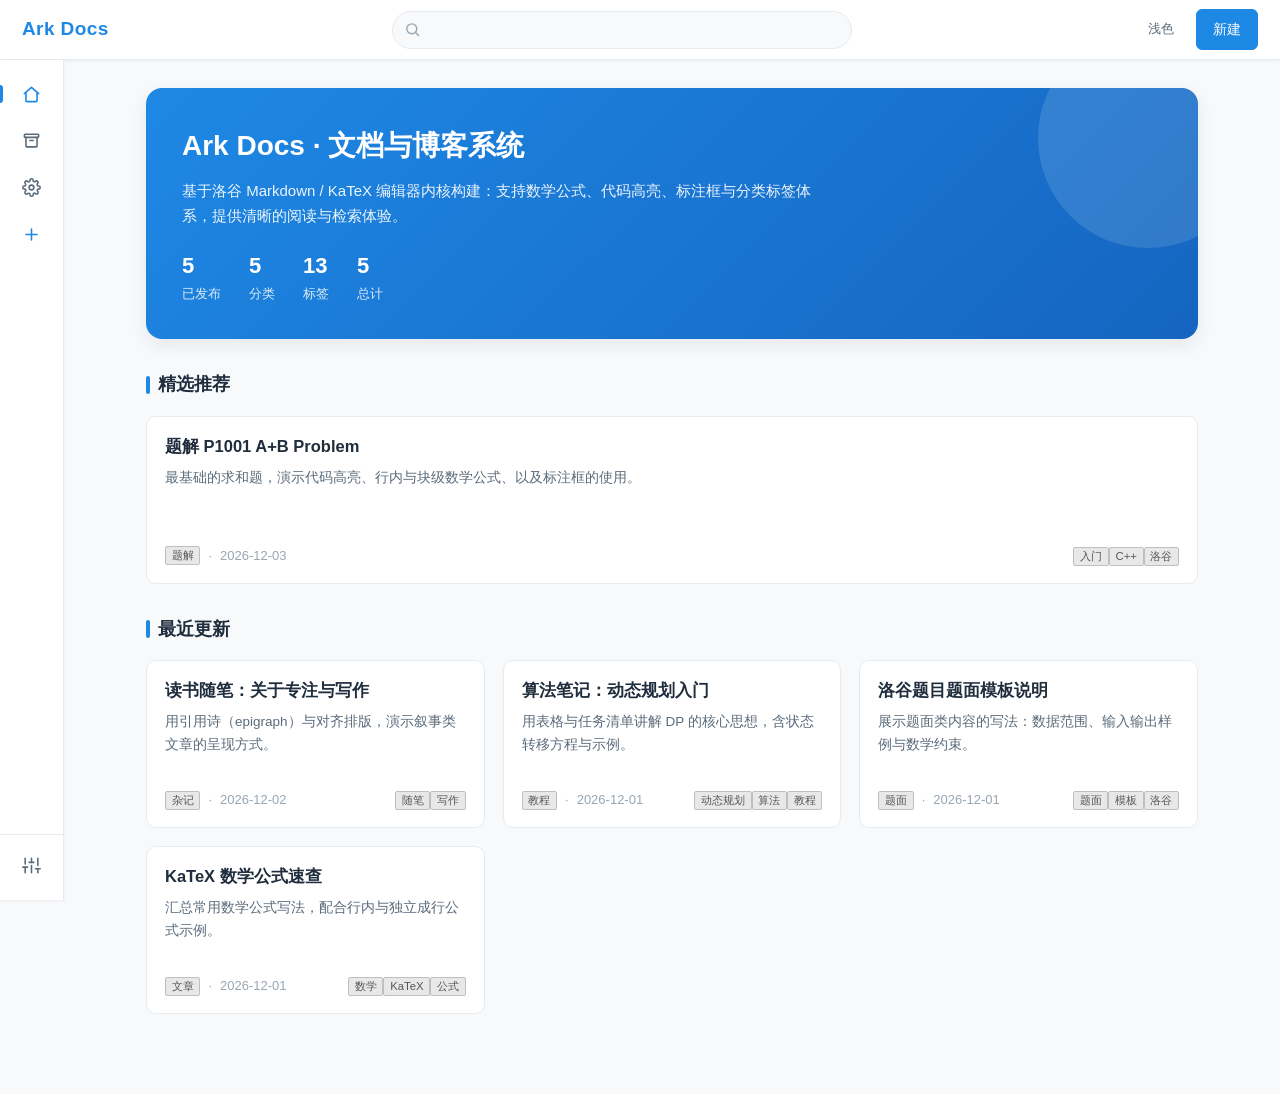
<file: index.html>
<!DOCTYPE html>
<html lang="zh-CN" data-theme="light">
<head>
  <meta charset="UTF-8" />
  <meta name="viewport" content="width=device-width, initial-scale=1.0" />
  <title>Ark Docs · 文档与博客系统</title>
  <meta name="description" content="基于洛谷 Markdown / KaTeX 编辑器内核构建的轻量文档与博客系统" />

  <!-- 第三方渲染内核（与源文件同版本，已本地化）：KaTeX 0.18.4 数学公式，Prism 1.30.0 代码高亮 -->
  <link rel="stylesheet" href="js/vendor/katex/katex.min.css" />
  <link rel="stylesheet" href="css/style.css" />
  <!-- 简素字体声明：所有 @font-face 走 font-display:swap + 按需加载，默认页面不下载任何 woff2 -->
  <link rel="stylesheet" href="css/fonts.css" />
</head>
<body>
  <!-- 顶部栏 -->
  <header class="topbar">
    <button class="menu-toggle" id="menuToggle" aria-label="打开导航" aria-expanded="false" aria-controls="drawer">
      <svg viewBox="0 0 24 24" fill="none" stroke="currentColor" stroke-width="2" stroke-linecap="round" aria-hidden="true">
        <line x1="3" y1="6" x2="21" y2="6"></line><line x1="3" y1="12" x2="21" y2="12"></line><line x1="3" y1="18" x2="21" y2="18"></line>
      </svg>
    </button>
    <a class="brand" href="#/" aria-label="Ark Docs 首页">Ark&nbsp;Docs</a>

    <div class="search-box">
      <svg class="search-icon" viewBox="0 0 24 24" fill="none" stroke="currentColor" stroke-width="2" aria-hidden="true">
        <circle cx="11" cy="11" r="7"></circle><line x1="21" y1="21" x2="16.65" y2="16.65"></line>
      </svg>
      <!-- 占位提示文字已按需求移除；保留 aria-label 供读屏软件识别搜索框 -->
      <input id="searchInput" type="search" aria-label="搜索" autocomplete="off" />
    </div>

    <div class="topbar-actions">
      <button id="themeToggle" class="btn btn-ghost btn-sm" title="切换主题" aria-label="切换主题">浅色</button>
      <a href="#/editor/new" class="btn btn-primary" id="newBtn">新建</a>
    </div>
  </header>

  <!-- 左侧抽屉导航（默认收起） -->
  <aside class="drawer" id="drawer" aria-label="导航">
    <div class="drawer-inner" id="sidebar"><!-- 由 app.js 注入：导航 / 分类 / 标签 --></div>
  </aside>
  <div class="drawer-backdrop" id="drawerBackdrop"></div>

  <!-- 主体内容 -->
  <main class="content" id="view" tabindex="-1"><!-- 各视图由 app.js 渲染 --></main>

  <!-- 轻提示 -->
  <div id="toast" class="toast" role="status" aria-live="polite"></div>

  <!-- 第三方内核脚本（本地化，确保在 app.js 之前就绪） -->
  <script src="js/vendor/katex/katex.min.js"></script>
  <script src="js/vendor/prism/prism-core.min.js"></script>
  <script src="js/vendor/prism/prism-clike.min.js"></script>
  <script src="js/vendor/prism/prism-c.min.js"></script>
  <script src="js/vendor/prism/prism-cpp.min.js"></script>
  <script src="js/vendor/prism/prism-python.min.js"></script>
  <script src="js/vendor/prism/prism-java.min.js"></script>
  <script src="js/vendor/prism/prism-pascal.min.js"></script>
  <script src="js/vendor/prism/prism-json.min.js"></script>
  <script src="js/vendor/prism/prism-bash.min.js"></script>
  <script src="js/vendor/prism/prism-go.min.js"></script>
  <script src="js/vendor/prism/prism-rust.min.js"></script>
  <script src="js/vendor/prism/prism-markup.min.js"></script>
  <script src="js/vendor/prism/prism-css.min.js"></script>
  <script src="js/vendor/prism/prism-javascript.min.js"></script>

  <!-- 从源文件抽取的 Markdown 渲染内核（与洛谷编辑器完全一致） -->
  <script src="js/parser.js"></script>
  <!-- 博客系统应用层 -->
  <script src="js/app.js"></script>
</body>
</html>
</file>
<file: css/style.css>
/* ==========================================================================
   Ark Docs — 文档 / 博客系统样式
   设计语言继承自源文件 LuoguMarkdownEditor.html（洛谷蓝 / 圆角 / 分层卡片）
   内容区 .luogu-* 类与抽取的内核 parser.js 输出严格对应
   ========================================================================== */

:root {
  /* 品牌色（贴近洛谷实际蓝 #1e88e5） */
  --luogu-blue: #1e88e5;
  --luogu-blue-dark: #1565c0;
  --luogu-blue-light: #e8f1fb;
  --luogu-green: #2ecc71;
  --luogu-green-dark: #27ae60;
  --luogu-green-light: #eafaf1;
  --luogu-orange: #e67e22;
  --luogu-orange-light: #fef5e7;
  --luogu-red: #e74c3c;
  --luogu-red-light: #fdedec;
  --luogu-purple: #9b59b6;
  --luogu-purple-light: #f5eef8;

  /* 中性色 */
  --bg-primary: #ffffff;
  --bg-secondary: #f7f9fb;
  --bg-tertiary: #eef2f6;
  --bg-elevated: #ffffff;
  --text-primary: #1f2d3d;
  --text-secondary: #5b6b7b;
  --text-muted: #98a6b3;
  --border: #e6ebf1;
  --border-strong: #d4dde6;
  --shadow-sm: 0 1px 3px rgba(20, 40, 70, 0.06);
  --shadow-md: 0 6px 18px rgba(20, 40, 70, 0.08);
  --shadow-lg: 0 16px 40px rgba(20, 40, 70, 0.14);
  --radius-sm: 6px;
  --radius-md: 10px;
  --radius-lg: 16px;

  --topbar-h: 60px;
  --sidebar-w: 256px;
  --content-max: 1180px;
  --rail-w: 64px;        /* 桌面端图标栏（收起）宽度 */
  --rail-w-open: 268px;  /* 悬停 / 固定展开宽度 */
  /* 导航展开缓动：easeOutCubic，无超调（取消回弹）。
     变量名保留 --rail-spring 以免改动调用点；峰值 ≤1.0，宽度单调递增到 268px 即止 */
  --rail-spring: cubic-bezier(.33, 1, .68, 1);
  /* 选中项文字色：深色主题下 --luogu-blue-dark(#1d6fa5) 在近黑底上对比度不足，
     改用亮一档的品牌蓝（详见 [data-theme="dark"] 覆盖） */
  --nav-active-fg: var(--luogu-blue-dark);

  /* ---------- 洛谷官方设计令牌（取自 luogu.com.cn 计算样式） ----------
     命名保留上游前缀 --lfe-color--，便于与洛谷原站对照；
     色阶 1→5 为「浅 → 深」，可直接配对成 背景 / 描边 / 文字 */
  --lfe-color--primary: #3498db;   --lfe-color--primary-bg: #e0f7ff;
  --lfe-color--success: #52c41a;   --lfe-color--warning: #ffc116;   --lfe-color--error: #e74c3c;
  --lfe-color--link: #3498db;      --lfe-color--clicked: #2949b4;
  --lfe-color--disabled: #bfbfbf;  --lfe-color--background: #f5f5f5; --lfe-color--vip: #d1af60;

  /* 中性灰：徽标默认取 2（底）/ 3（描边）/ 4（字）三档 */
  --lfe-color--grey-1: #fafafa; --lfe-color--grey-2: #e8e8e8; --lfe-color--grey-3: #bfbfbf;
  --lfe-color--grey-4: #595959; --lfe-color--grey-5: #262626;

  /* 色相家族（各 5 档） */
  --lfe-color--lapis-1: #cad5e8; --lfe-color--lapis-2: #728dcf; --lfe-color--lapis-3: #2949b4; --lfe-color--lapis-4: #0e1d69; --lfe-color--lapis-5: #02051c;
  --lfe-color--blue-1: #e0f7ff; --lfe-color--blue-2: #89d1f5; --lfe-color--blue-3: #3498db; --lfe-color--blue-4: #14558f; --lfe-color--blue-5: #052242;
  --lfe-color--cyan-1: #b5f5ec; --lfe-color--cyan-2: #5cdbd3; --lfe-color--cyan-3: #13c2c2; --lfe-color--cyan-4: #006d75; --lfe-color--cyan-5: #002329;
  --lfe-color--green-1: #d9f0c7; --lfe-color--green-2: #94d66d; --lfe-color--green-3: #52c41a; --lfe-color--green-4: #22700a; --lfe-color--green-5: #072401;
  --lfe-color--lgreen-1: #dae0d3; --lfe-color--lgreen-2: #aac791; --lfe-color--lgreen-3: #70ad47; --lfe-color--lgreen-4: #34611e; --lfe-color--lgreen-5: #091405;
  --lfe-color--yellow-1: #ffffb8; --lfe-color--yellow-2: #fffb8f; --lfe-color--yellow-3: #fadb14; --lfe-color--yellow-4: #ad8b00; --lfe-color--yellow-5: #614700;
  --lfe-color--orange-1: #ffedb5; --lfe-color--orange-2: #ffce63; --lfe-color--orange-3: #f39c11; --lfe-color--orange-4: #a65b00; --lfe-color--orange-5: #592b00;
  --lfe-color--gold-1: #fff6ba; --lfe-color--gold-2: #ffe169; --lfe-color--gold-3: #ffc116; --lfe-color--gold-4: #b37700; --lfe-color--gold-5: #663d00;
  --lfe-color--purple-1: #fbedff; --lfe-color--purple-2: #ce8ee8; --lfe-color--purple-3: #9d3dcf; --lfe-color--purple-4: #561982; --lfe-color--purple-5: #1f0736;
  --lfe-color--pink-1: #fff0f0; --lfe-color--pink-2: #ff9ea3; --lfe-color--pink-3: #fe4c61; --lfe-color--pink-4: #b3243e; --lfe-color--pink-5: #660e24;
  --lfe-color--red-1: #ffebe6; --lfe-color--red-2: #ffa694; --lfe-color--red-3: #e74c3c; --lfe-color--red-4: #9c1d19; --lfe-color--red-5: #4f080a;

  /* 版面偏移：原站为 3.5rem 顶栏 + 64px 左栏，这里映射到本项目的顶栏 / 图标栏 */
  --top-side-offset: var(--topbar-h);
  --left-side-offset: var(--rail-w);
  --usable-height: calc(100vh - var(--top-side-offset));
  --usable-width: calc(100vw - var(--left-side-offset));

  /* 页面底 / 卡片：原站为磨砂玻璃卡片，此处仅登记令牌（皮肤未启用） */
  --theme-body-back: #f0f4fa;
  --theme-card-background: rgba(255, 255, 255, .75);
  --theme-card-backdrop-filter: blur(10px);

  /* 徽标（分类 / 标签）默认配色：中性灰三档，可被元素上的 --badge-* 覆盖 */
  --badge-bg: var(--lfe-color--grey-2);
  --badge-border: var(--lfe-color--grey-3);
  --badge-fg: #575757;

  --font-sans: -apple-system, BlinkMacSystemFont, "Segoe UI", "PingFang SC", "Hiragino Sans GB", "Microsoft YaHei", "WenQuanYi Micro Hei", sans-serif;
  --font-mono: "Cascadia Code", "Fira Code", "Consolas", "Courier New", monospace;

  /* 外观偏好：默认值写在这里，「设置」面板通过 documentElement 的行内样式覆盖 */
  --reading-size: 15.5px;    /* 正文字号 */
  --reading-leading: 1.85;   /* 正文行高 */
  --rail-dur: .3s;           /* 导航展开时长 */
}

[data-theme="dark"] {
  --luogu-blue: #4aa3e0;
  --luogu-blue-dark: #1d6fa5;
  --luogu-blue-light: #16293a;
  --luogu-green: #38b26b;
  --luogu-green-light: #142a1e;
  --luogu-orange: #e08e3c;
  --luogu-orange-light: #2c2113;
  --luogu-red: #e36151;
  --luogu-red-light: #2e1815;
  --luogu-purple: #b07cc9;
  --luogu-purple-light: #251a2c;

  --nav-active-fg: #4aa3e0;   /* 深色底上用亮蓝，保证选中项可读 */
  --bg-primary: #15181c;
  --bg-secondary: #1b1f24;
  --bg-tertiary: #23282f;
  --bg-elevated: #1f242a;
  --text-primary: #e6edf3;
  --text-secondary: #a4b1be;
  --text-muted: #6b7785;
  --border: #2c333b;
  --border-strong: #3a424c;
  --shadow-sm: 0 1px 3px rgba(0, 0, 0, 0.3);
  --shadow-md: 0 6px 18px rgba(0, 0, 0, 0.4);
  --shadow-lg: 0 16px 40px rgba(0, 0, 0, 0.5);

  /* 洛谷令牌的暗色映射：灰色阶整体翻转，保证徽标在近黑底上可读 */
  --lfe-color--grey-1: #23282f;
  --lfe-color--grey-2: #2e353d;
  --lfe-color--grey-3: #454e59;
  --lfe-color--grey-4: #9aa7b4;
  --lfe-color--grey-5: #e6edf3;
  --lfe-color--background: #1b1f24;
  --lfe-color--primary-bg: #16293a;
  --theme-body-back: #15181c;
  --theme-card-background: rgba(31, 36, 42, .75);
  --badge-fg: #c9d3dd;
}

* { box-sizing: border-box; margin: 0; padding: 0; }

/* 注意：body 只能用 min-height，**不能写 height:100%**。
   body 的高度就是 sticky 顶栏的「容纳块」，若 body 只有一屏高，
   一旦滚动超过 (100vh - 60px)，顶栏就会被容纳块底边推出视口 —— 表现就是
   「往下翻一屏后标题栏收起/消失」。min-height 让 body 高度随内容增长，吸附才不被裁剪。 */
html { height: 100%; }
body { min-height: 100%; }

body {
  /* --font-ui / --font-body / --font-heading / --font-code / --font-nav / --font-meta
     由「详细设置 → 组件字体」按需写入 documentElement 行内样式；
     未启用自定义时不写变量，这里的 var(..., 继承值) 会自动回落。 */
  font-family: var(--font-ui, var(--font-sans));
  font-size: 15px;
  line-height: 1.7;
  color: var(--text-primary);
  background: var(--bg-secondary);
  -webkit-font-smoothing: antialiased;
}
/* 表单控件默认使用浏览器 UI 字体，这里统一继承所在容器（否则「界面文字」字体对按钮无效） */
input, select, textarea, button { font-family: inherit; }

/* ---------- 组件字体（详细设置可分别覆盖） ---------- */
.preview-content { font-family: var(--font-body, inherit); }
h1, h2, h3, h4, h5, h6,
.article-title, .set-page-title, .hero h1, .section-title, .card-title { font-family: var(--font-heading, inherit); }
pre, code, kbd, samp,
.luogu-code-pre, .luogu-code-pre code, .luogu-inline-code { font-family: var(--font-code, var(--font-mono)); }
.drawer, .nav-link, .toc, .toc a { font-family: var(--font-nav, inherit); }
.topbar, .article-meta, .cat-badge, .tag-badge, .post-card .pc-meta { font-family: var(--font-meta, inherit); }

a { color: var(--luogu-blue); text-decoration: none; }
a:hover { text-decoration: underline; }

/* ---------- 顶部导航 ---------- */
.topbar {
  position: sticky; top: 0; z-index: 50;
  height: var(--topbar-h);
  display: flex; align-items: center; gap: 20px;
  padding: 0 22px;
  background: var(--bg-primary);
  border-bottom: 1px solid var(--border);
  box-shadow: var(--shadow-sm);
}
.brand { display: flex; align-items: center; gap: 9px; font-weight: 800; color: var(--luogu-blue); font-size: 19px; letter-spacing: .4px; }
.brand:hover { text-decoration: none; }

.menu-toggle {
  width: 40px; height: 40px; border-radius: var(--radius-sm); flex: 0 0 auto;
  border: 1px solid var(--border); background: var(--bg-primary); color: var(--text-secondary);
  cursor: pointer; display: none; align-items: center; justify-content: center; transition: .15s;
}
.menu-toggle:hover { background: var(--bg-tertiary); color: var(--text-primary); }
.menu-toggle svg { width: 20px; height: 20px; }

.search-box {
  flex: 1; max-width: 460px; margin: 0 auto;
  position: relative; display: flex; align-items: center;
}
.search-icon { position: absolute; left: 12px; width: 17px; height: 17px; color: var(--text-muted); }
#searchInput {
  width: 100%; height: 38px; padding: 0 14px 0 36px;
  border: 1px solid var(--border); border-radius: 999px;
  background: var(--bg-secondary); color: var(--text-primary);
  font-size: 14px; outline: none; transition: border-color .15s, box-shadow .15s;
}
#searchInput:focus { border-color: var(--luogu-blue); box-shadow: 0 0 0 3px var(--luogu-blue-light); background: var(--bg-primary); }

.topbar-actions { display: flex; align-items: center; gap: 10px; }

.btn {
  display: inline-flex; align-items: center; gap: 6px;
  padding: 8px 16px; border-radius: var(--radius-sm);
  border: 1px solid var(--border); background: var(--bg-primary);
  color: var(--text-primary); font-size: 14px; font-weight: 500; cursor: pointer;
  transition: .15s; text-decoration: none; white-space: nowrap;
}
.btn:hover { background: var(--bg-tertiary); text-decoration: none; }
.btn-primary { background: var(--luogu-blue); border-color: var(--luogu-blue); color: #fff; }
.btn-primary:hover { background: var(--luogu-blue-dark); }
.btn-ghost { background: transparent; border-color: transparent; color: var(--text-secondary); }
.btn-ghost:hover { background: var(--bg-tertiary); color: var(--text-primary); }
.btn-danger { color: var(--luogu-red); border-color: var(--luogu-red-light); background: var(--luogu-red-light); }
.btn-danger:hover { background: var(--luogu-red); color: #fff; }
.btn-sm { padding: 5px 11px; font-size: 13px; }

/* ---------- 布局 ---------- */
.content { min-width: 0; padding: 28px 32px 80px; max-width: var(--content-max); margin: 0 auto; }

/* ---------- 左侧导航（默认图标栏，悬停展开） ----------
   防抖动做法：内层一次性按「展开宽度」排版好，外层只做 width 裁剪动画。
   收起 = 把 267px 的内层裁到 64px，展开 = 松开裁剪。
   动画期间没有任何子元素被重新测量 / 重新换行，所以图标和文字不会位移。
   反面教材：在 :hover 上改 padding / justify-content / max-width / height，
   会在 hover 那一帧让子元素跳变（例如 justify-content 一变成 center，
   图标会瞬间从 x=24 跳到 x=124 再滑回来），这就是之前抖动的根因。 */
.drawer {
  position: fixed; top: var(--topbar-h); left: 0; z-index: 60;
  width: var(--rail-w); height: calc(100vh - var(--topbar-h));
  background: var(--bg-primary); border-right: 1px solid var(--border);
  box-shadow: var(--shadow-sm);
  transition: width var(--rail-dur) var(--rail-spring), box-shadow .26s ease;
  display: flex; flex-direction: column;
  overflow: hidden;
}
.drawer:hover, .drawer:focus-within, .drawer.open { width: var(--rail-w-open); box-shadow: var(--shadow-lg); }

/* 抽屉头：顶部栏已有品牌，桌面端不再重复；仅窄屏 off-canvas 使用（收起按钮） */
.drawer-head { display: none; }
.drawer-eyebrow { font-size: 12px; font-weight: 700; letter-spacing: .8px; color: var(--text-muted); }
.drawer-backdrop { display: none; }

/* 内层固定为展开宽度（-1px = 右边框）：布局几何与「当前展开状态」彻底解耦 */
.drawer-inner {
  flex: none; align-self: flex-start;
  width: calc(var(--rail-w-open) - 1px); height: 100%;
  display: flex; flex-direction: column;
}

/* 收起态只改透明度 + 屏蔽点击：不碰 width / height / padding / gap / max-width，
   避免每一次 hover 都触发子元素重新测量（重排才是抖动的来源）。
   展开时淡入稍作延迟，等面板让出空间；收起时立刻淡出，不拖尾。 */
.nav-link > span,
.drawer-eyebrow {
  white-space: nowrap;
  /* 文字横向 6px 归位：transform 只走合成层，不触发重排（重排才是抖动的来源），
     缓动与面板同一条 --rail-spring，平滑滑入、不回弹 */
  transition: opacity .16s ease .07s, transform .3s var(--rail-spring) .05s;
}
.drawer:not(:hover):not(.open) .nav-link > span,
.drawer:not(:hover):not(.open) .drawer-eyebrow {
  opacity: 0; transform: translateX(-6px); pointer-events: none; transition-delay: 0s;
}
.drawer-head {
  align-items: center; justify-content: space-between;
  padding: 14px 16px; border-bottom: 1px solid var(--border); flex: 0 0 auto;
}
.drawer-close {
  width: 34px; height: 34px; border-radius: var(--radius-sm);
  border: none; background: transparent; color: var(--text-muted);
  cursor: pointer; display: flex; align-items: center; justify-content: center; transition: .15s;
}
.drawer-close:hover { background: var(--bg-tertiary); color: var(--text-primary); }
.drawer-close svg { width: 18px; height: 18px; }

.drawer-nav { padding: 12px; display: flex; flex-direction: column; gap: 2px; flex: 0 0 auto; }
.nav-link {
  display: flex; align-items: center; gap: 12px;
  /* 左内边距 10px：图标左缘落在 x=22，中心 31.5 = 64px 图标栏正中心（含 1px 右边框） */
  padding: 10px 12px 10px 10px; border-radius: var(--radius-sm);
  color: var(--text-secondary); font-size: 14.5px; font-weight: 500;
  position: relative;
  transition: background .12s, color .12s;
}
.nav-link svg { width: 19px; height: 19px; flex: 0 0 auto; }
.nav-link:hover { background: var(--bg-tertiary); color: var(--text-primary); text-decoration: none; }
/* 选中态：去掉淡蓝底纹，只留「左侧蓝竖条 + 图标变蓝 + 文字加粗变蓝」 */
.nav-link.active { background: transparent; color: var(--nav-active-fg); font-weight: 600; }
.nav-link.active svg { color: var(--luogu-blue); }
.nav-link.active:hover { background: var(--bg-tertiary); color: var(--nav-active-fg); }
.nav-new { color: var(--luogu-blue); }
.nav-new:hover { background: var(--luogu-blue-light); }

/* 激活项左侧竖条（洛谷风格），折叠态同样贴在图标栏左缘 */
.nav-link.active::before {
  content: ''; position: absolute; left: -12px; top: 50%; transform: translateY(-50%);
  width: 3px; height: 18px; border-radius: 0 3px 3px 0; background: var(--luogu-blue);
}

/* 导航下方已不再放「分类 / 标签」列表，用弹性占位把入口压到底部 */
.drawer-spacer { flex: 1 1 auto; min-height: 0; }

/* 导航栏左下角：外观设置入口（与其它 nav-link 共用同一套几何与折叠动效） */
.drawer-bottom {
  flex: 0 0 auto; padding: 8px 12px 12px;
  border-top: 1px solid var(--border);
}
.drawer-bottom .nav-link { width: 100%; }
.nav-settings { color: var(--text-secondary); }

/* ---------- 通用区块：洛谷风格标题栏 ---------- */
.page-head {
  margin-bottom: 24px; padding-bottom: 16px;
  border-bottom: 1px solid var(--border);
}
.page-title {
  font-size: 25px; font-weight: 700; letter-spacing: .2px;
  border-left: 4px solid var(--luogu-blue); padding-left: 12px; line-height: 1.25;
}
.page-sub { color: var(--text-secondary); font-size: 14px; margin-top: 8px; padding-left: 16px; }
.breadcrumb { font-size: 13px; color: var(--text-muted); margin-bottom: 12px; }
.breadcrumb a { color: var(--text-muted); }
.breadcrumb a:hover { color: var(--luogu-blue); }

/* ---------- Hero / 首页 ---------- */
.hero {
  background: linear-gradient(135deg, var(--luogu-blue) 0%, var(--luogu-blue-dark) 100%);
  color: #fff; border-radius: var(--radius-lg); padding: 34px 36px; margin-bottom: 30px;
  box-shadow: var(--shadow-md); position: relative; overflow: hidden;
}
.hero::after {
  content: ""; position: absolute; right: -60px; top: -60px;
  width: 220px; height: 220px; border-radius: 50%;
  background: rgba(255,255,255,.12);
}
.hero h1 { font-size: 28px; margin-bottom: 8px; }
.hero p { opacity: .92; max-width: 640px; font-size: 15px; }
.hero-stats { display: flex; gap: 28px; margin-top: 18px; position: relative; z-index: 1; }
.hero-stats .stat-num { font-size: 22px; font-weight: 700; }
.hero-stats .stat-label { font-size: 12.5px; opacity: .85; }

.section-title { font-size: 18px; font-weight: 700; margin: 30px 0 16px; display: flex; align-items: center; gap: 8px; }
.section-title .bar { width: 4px; height: 18px; border-radius: 2px; background: var(--luogu-blue); }

/* ---------- 洛谷徽标：分类 / 标签（严格对齐原站计算样式）----------
   原站计算值：display:inline-block、padding:0 .5em、border-radius:2px、
   1px 实线描边、背景 #e8e8e8、字色 #575757、font-size:.875em、line-height:1.5、
   font-weight:400、font-variant-numeric:tabular-nums。
   间距由容器 flex gap 承担（原站用 margin:0 .3em / margin-right:.75em 处理行内流），
   故此处不写 margin，避免与本项目布局的 gap 叠加成双倍留白。 */
.cat-badge, .tag-badge {
  display: inline-block;
  box-sizing: border-box;
  font-size: .875em;
  font-weight: 400;
  line-height: 1.5;
  padding: 0 .5em;
  border-radius: 2px;
  background-color: var(--badge-bg, var(--lfe-color--grey-2));
  border: 1px solid var(--badge-border, var(--lfe-color--grey-3));
  color: var(--badge-fg, #575757);
  font-variant-numeric: tabular-nums;
  white-space: nowrap;
  vertical-align: baseline;
  flex: none;   /* 作为 flex 子项时不被压缩，宽度始终贴合内容 */
}
/* 需要按分类/主题上色时，在元素上覆写三档变量即可，例如
   style="--badge-bg:var(--lfe-color--blue-1);--badge-border:var(--lfe-color--blue-2);--badge-fg:var(--lfe-color--blue-4)" */
a.tag-badge:hover { text-decoration: none; background-color: var(--lfe-color--grey-1); }
.tag-badge .tcount { font-size: .9em; opacity: .65; margin-left: .25em; }

/* 锚点跳转不被固定顶栏遮挡（原站全局 scroll-margin-top: 3.5rem） */
[id] { scroll-margin-top: calc(var(--top-side-offset) + 14px); }

/* ---------- 文章卡片 ---------- */
.card-grid { display: grid; grid-template-columns: repeat(auto-fill, minmax(290px, 1fr)); gap: 18px; }
.post-card {
  background: var(--bg-primary); border: 1px solid var(--border);
  border-radius: var(--radius-md); padding: 18px 18px 16px;
  cursor: pointer; transition: transform .15s, box-shadow .15s, border-color .15s;
  display: flex; flex-direction: column; min-height: 168px;
}
.post-card:hover { transform: translateY(-3px); box-shadow: var(--shadow-md); border-color: var(--border-strong); }
/* 卡片 / 列表行原先左上角的「分类单字徽标方块」（.pc-cover / .pr-cover）已按需求整体移除，
   分类信息改由 pc-meta / pr-sub 里的洛谷徽标 .cat-badge 承担 */
.post-card .pc-title { font-size: 16.5px; font-weight: 700; line-height: 1.45; color: var(--text-primary); }
.post-card .pc-summary { color: var(--text-secondary); font-size: 13.5px; margin-top: 8px; flex: 1;
  display: -webkit-box; -webkit-line-clamp: 3; -webkit-box-orient: vertical; overflow: hidden; }
.post-card .pc-meta { display: flex; align-items: center; gap: 8px; margin-top: 14px; font-size: 13px; color: var(--text-muted); flex-wrap: wrap; }

/* ---------- 归档列表 ---------- */
.list-controls { display: flex; flex-wrap: wrap; gap: 8px; margin-bottom: 18px; align-items: center; }
.filter-pill {
  padding: 5px 13px; border-radius: 999px; border: 1px solid var(--border);
  background: var(--bg-primary); color: var(--text-secondary); font-size: 13px; cursor: pointer; transition: .12s;
}
.filter-pill:hover { border-color: var(--luogu-blue); color: var(--luogu-blue-dark); }
.filter-pill.active { background: var(--luogu-blue); border-color: var(--luogu-blue); color: #fff; }

.post-row {
  display: flex; align-items: center; gap: 14px; padding: 14px 14px;
  border-bottom: 1px solid var(--border); cursor: pointer; transition: background .12s;
}
.post-row:hover { background: var(--bg-tertiary); }
.post-row .pr-main { flex: 1; min-width: 0; }
.post-row .pr-title { font-weight: 600; color: var(--text-primary); font-size: 15px; }
.post-row .pr-sub { color: var(--text-muted); font-size: 12.5px; margin-top: 3px; display: flex; gap: 10px; flex-wrap: wrap; align-items: center; }
.post-row .pr-date { color: var(--text-muted); font-size: 12.5px; flex: 0 0 auto; }

/* ---------- 阅读页 ---------- */
.reading-wrap { display: grid; grid-template-columns: minmax(0, 1fr) 220px; gap: 34px; align-items: start; }
/* 「文章设置项 → 显示右侧目录」关掉后只剩正文一列，避免右侧留出 220px 空档 */
.reading-wrap.no-toc { grid-template-columns: minmax(0, 1fr); }
.article {
  background: var(--bg-primary); border: 1px solid var(--border);
  border-radius: var(--radius-lg); padding: 40px 46px; box-shadow: var(--shadow-sm); min-width: 0;
}
/* 文章头部排列：① 标题（H1）独占第一行；
   ② 元信息行左右分栏 —— 左端「作者 · 发布于 · 更新于 · N 次浏览」，右端「分类 + 置顶/草稿」。
      窄屏折行时右端整块落到下一行并靠左（单元素行的 space-between 即靠左）。
   本页不设点赞 / 收藏 / 不喜欢互动栏。 */
.article-header { margin-bottom: 26px; padding-bottom: 18px; border-bottom: 1px solid var(--border); }
.article-title { font-size: 30px; font-weight: 800; line-height: 1.3; letter-spacing: .2px; }
.article-meta {
  display: flex; align-items: center; justify-content: space-between;
  gap: 10px 20px; flex-wrap: wrap; margin-top: 16px;
  color: var(--text-muted); font-size: 13px;
}
.article-meta .am-left,
.article-meta .am-right { display: flex; align-items: center; gap: 8px; flex-wrap: wrap; }
.article-meta .m { display: inline-flex; align-items: center; gap: 5px; }
.article-meta .am-sep { color: var(--border-strong); }
.article-meta .am-label { color: var(--text-muted); }

/* 正文末尾的标签行（正文与上/下篇之间的那一行） */
.article-tags { display: flex; gap: 8px; flex-wrap: wrap; align-items: center; margin-top: 26px; }
.article-tags .at-label { color: var(--text-muted); font-size: 13px; }

/* 正文内容样式（.preview-content 容器，复用源文件 .luogu-* 体系） */
.preview-content {
  font-size: var(--reading-size);
  line-height: var(--art-preset-line-height, var(--reading-leading));
  letter-spacing: var(--art-preset-letter-spacing, normal);
  color: var(--art-preset-color, var(--text-primary));
  background: var(--art-preset-bg, transparent);
  padding: var(--art-preset-padding, 0);
  border: var(--art-preset-border, none);
  border-radius: var(--art-preset-radius, 0);
  box-shadow: var(--art-preset-shadow, none);
  word-wrap: break-word;
  text-align: var(--art-align, left);   /* 文章设置项：正文两端对齐 */
}
.preview-content > *:first-child { margin-top: 0; }
.preview-content h1, .preview-content h2, .preview-content h3,
.preview-content h4, .preview-content h5, .preview-content h6 {
  font-weight: var(--art-preset-heading-weight, 700);
  line-height: 1.4;
  /* 原 margin 1.6em 0 .7em；预设 headingSpacing（em）为正向增量，给 minimal=0 时与原一致 */
  margin: calc(1.6em + var(--art-preset-heading-spacing, 0) * 1em) 0 calc(0.7em + var(--art-preset-heading-spacing, 0) * 1em * 0.5);
  scroll-margin-top: 80px;
}
.preview-content h1 { font-size: 1.7em; padding-bottom: .25em; border-bottom: 2px solid var(--border); }
.preview-content h2 { font-size: 1.42em; padding-bottom: .25em; border-bottom: 1px solid var(--border); }
.preview-content h3 { font-size: 1.2em; }
.preview-content h4 { font-size: 1.05em; }
.preview-content h5, .preview-content h6 { font-size: .95em; color: var(--text-secondary); }
/* 段落间距 / 首行缩进 / 两端对齐：由「详细设置 → 文章设置项」写入 CSS 变量 */
.preview-content p, .preview-content .luogu-p {
  margin: 0 0 var(--art-para-gap, 1em);
  text-indent: var(--art-indent, 0);
}
.preview-content .luogu-render-error { color: var(--luogu-red); font-weight: 600; }
.preview-content ul.luogu-list, .preview-content ol.luogu-list { padding-left: 1.6em; margin: 1em 0; }
.preview-content ul.luogu-list li, .preview-content ol.luogu-list li { margin: .35em 0; }
.preview-content blockquote.luogu-blockquote {
  margin: 1.2em 0; padding: 10px 18px; border-left: 4px solid var(--luogu-blue);
  background: var(--luogu-blue-light); border-radius: 0 var(--radius-sm) var(--radius-sm) 0; color: var(--text-secondary);
}
.preview-content hr.luogu-hr { height: 1px; border: none; background: var(--border); margin: 2em 0; }
.preview-content a.luogu-link { color: var(--luogu-blue); }
.preview-content a { color: var(--luogu-blue); }
.preview-content .luogu-inline-code {
  font-family: var(--font-code, var(--font-mono)); font-size: .88em; padding: 2px 6px; border-radius: 5px;
  background: var(--bg-tertiary); color: var(--luogu-red); border: 1px solid var(--border);
}

/* 图片 */
.preview-content .luogu-img-wrapper { margin: 1.2em 0; }
.preview-content .luogu-img {
  max-width: 100%; display: block; box-shadow: var(--shadow-sm);
  border-radius: var(--art-img-radius, var(--radius-md));   /* 文章设置项：图片圆角 */
}
.preview-content .luogu-img-error { color: var(--luogu-red); font-size: 13px; }

/* 目录 TOC */
.toc {
  position: sticky; top: calc(var(--topbar-h) + 20px);
  align-self: start; max-height: calc(100vh - var(--topbar-h) - 40px); overflow-y: auto;
  font-size: 13px; border-left: 2px solid var(--border); padding-left: 14px;
}
.toc-title { font-weight: 700; color: var(--text-secondary); margin-bottom: 10px; font-size: 13px; }
.toc a { display: block; color: var(--text-muted); padding: 4px 0; line-height: 1.4; border-left: 2px solid transparent; margin-left: -16px; padding-left: 14px; }
.toc a:hover { color: var(--luogu-blue); text-decoration: none; }
.toc a.h3 { padding-left: 28px; font-size: 12.5px; }
.toc a.h4 { padding-left: 42px; font-size: 12px; }
.toc a.active { color: var(--luogu-blue-dark); border-left-color: var(--luogu-blue); font-weight: 600; }

/* 上一篇/下一篇 + 相关 */
.post-nav { display: grid; grid-template-columns: 1fr 1fr; gap: 16px; margin-top: 34px; }
.post-nav a {
  display: block; padding: 14px 18px; border: 1px solid var(--border); border-radius: var(--radius-md);
  background: var(--bg-primary); transition: .15s;
}
.post-nav a:hover { border-color: var(--luogu-blue); text-decoration: none; box-shadow: var(--shadow-sm); }
.post-nav .pn-label { font-size: 12px; color: var(--text-muted); }
.post-nav .pn-title { font-weight: 600; color: var(--text-primary); margin-top: 4px; }
.post-nav .next { text-align: right; }

/* ---------- 搜索结果 ---------- */
.search-meta { color: var(--text-secondary); margin-bottom: 18px; font-size: 14px; }
mark.hl { background: #fff3a8; color: inherit; padding: 0 2px; border-radius: 3px; }
[data-theme="dark"] mark.hl { background: #5c4d12; color: #ffe9a8; }
.result-item { padding: 16px 18px; border: 1px solid var(--border); border-radius: var(--radius-md); background: var(--bg-primary); margin-bottom: 12px; cursor: pointer; transition: .15s; }
.result-item:hover { border-color: var(--luogu-blue); box-shadow: var(--shadow-sm); }
.result-item .ri-title { font-weight: 700; font-size: 16px; color: var(--text-primary); }
.result-item .ri-sub { color: var(--text-muted); font-size: 12.5px; margin: 4px 0 8px; display: flex; gap: 10px; flex-wrap: wrap; align-items: center; }
.result-item .ri-excerpt { color: var(--text-secondary); font-size: 13.5px; line-height: 1.6;
  display: -webkit-box; -webkit-line-clamp: 2; -webkit-box-orient: vertical; overflow: hidden; }

/* ---------- 管理台 ---------- */
.manage-table { width: 100%; border-collapse: collapse; background: var(--bg-primary); border: 1px solid var(--border); border-radius: var(--radius-md); overflow: hidden; }
.manage-table th, .manage-table td { padding: 12px 14px; text-align: left; border-bottom: 1px solid var(--border); font-size: 13.5px; }
.manage-table th { background: var(--bg-tertiary); color: var(--text-secondary); font-weight: 600; font-size: 12.5px; }
.manage-table tr:last-child td { border-bottom: none; }
.manage-table tr:hover td { background: var(--bg-secondary); }
.manage-table .mt-title { font-weight: 600; color: var(--text-primary); }
.status-dot { display: inline-block; width: 8px; height: 8px; border-radius: 50%; margin-right: 6px; }
.status-published { background: var(--luogu-green); }
.status-draft { background: var(--text-muted); }
.row-actions { display: flex; gap: 6px; }

/* ---------- 编辑器（全屏适应：编辑器占满整个可视区） ---------- */
body[data-view="editor"] .drawer { display: none; }
body[data-view="editor"] .content { padding: 0; max-width: none; margin: 0; height: calc(100vh - var(--topbar-h)); overflow: hidden; }
/* 普通页面为图标栏让出左侧空间（32px 常规内边距 + 图标栏宽度） */
body:not([data-view="editor"]) .content { padding-left: calc(32px + var(--rail-w)); }
.editor-shell { display: flex; flex-direction: column; height: 100%; width: 100%; max-width: none; margin: 0; padding: 0; background: var(--bg-secondary); }
.editor-head { display: flex; align-items: center; gap: 10px; padding: 10px 16px; background: var(--bg-primary); border-bottom: 1px solid var(--border); flex: 0 0 auto; flex-wrap: wrap; }
.editor-head input.title-input {
  flex: 1 1 240px; min-width: 180px; font-size: 16px; font-weight: 600; padding: 8px 12px;
  border: 1px solid var(--border); border-radius: var(--radius-sm); background: var(--bg-primary); color: var(--text-primary); outline: none;
}
.editor-head input.title-input:focus { border-color: var(--luogu-blue); box-shadow: 0 0 0 3px var(--luogu-blue-light); }
.editor-head .ed-cat { flex: 0 0 auto; padding: 8px 10px; border: 1px solid var(--border); border-radius: var(--radius-sm); background: var(--bg-primary); color: var(--text-primary); font-size: 13.5px; outline: none; }
.editor-head .ed-cat:focus { border-color: var(--luogu-blue); box-shadow: 0 0 0 3px var(--luogu-blue-light); }

/* 折叠的「更多设置」面板：保留全部元数据功能，默认收起以最大化编辑区 */
.ed-adv { flex: 0 0 auto; border-bottom: 1px solid var(--border); background: var(--bg-primary); }
.ed-adv > summary { cursor: pointer; padding: 9px 16px; font-size: 13px; font-weight: 600; color: var(--text-secondary); user-select: none; }
.ed-adv > summary:hover { color: var(--text-primary); }
.ed-adv-body { padding: 4px 16px 16px; background: var(--bg-secondary); }
.ed-adv-body .editor-hint { margin: 14px 2px 0; }
.meta-grid { display: grid; grid-template-columns: repeat(auto-fit, minmax(180px, 1fr)); gap: 12px; margin-bottom: 14px; }
.meta-field label { display: block; font-size: 12px; color: var(--text-muted); margin-bottom: 5px; font-weight: 600; }
.meta-field input, .meta-field select, .meta-field textarea {
  width: 100%; padding: 8px 11px; border: 1px solid var(--border); border-radius: var(--radius-sm);
  background: var(--bg-primary); color: var(--text-primary); font-size: 13.5px; outline: none; font-family: inherit;
}
.meta-field input:focus, .meta-field select:focus, .meta-field textarea:focus { border-color: var(--luogu-blue); box-shadow: 0 0 0 3px var(--luogu-blue-light); }
.meta-field textarea { resize: vertical; min-height: 56px; }

/* 嵌入的洛谷官方编辑器（iframe），不改动其任何内部功能；占满剩余空间 */
.editor-frame {
  flex: 1 1 auto; min-height: 0; width: 100%; height: auto; display: block;
  border: none; border-top: 1px solid var(--border); border-radius: 0; background: var(--bg-primary);
}
/* Typora 极简界面：连同外层 ArkDocs 的 article-head（edTitle / 保存到文章库 / 全屏 / 取消 / 更多设置）一并隐藏，
   让 iframe 占满整个编辑器壳。bridge 走 postMessage：iframe 内部 setViewMode 通知外层 mode，触达 .mode-typora class。 */
.editor-shell.mode-typora .editor-head,
.editor-shell.mode-typora .ed-adv { display: none; }
.editor-shell.mode-typora .editor-frame { border-top: none; }
.editor-hint { margin: 12px 2px 0; font-size: 12.5px; color: var(--text-muted); line-height: 1.6; }
.draft-restored { font-size: 12.5px; color: var(--luogu-blue-dark); background: var(--luogu-blue-light); padding: 3px 10px; border-radius: 999px; }
#editorTextarea {
  flex: 1; width: 100%; min-height: 460px; resize: vertical; border: none; outline: none;
  padding: 16px; font-family: var(--font-mono); font-size: 14px; line-height: 1.7;
  background: var(--bg-primary); color: var(--text-primary);
}
#editorPreview { flex: 1; min-height: 460px; overflow-y: auto; padding: 18px 22px; background: var(--bg-secondary); }
#editorPreview .preview-content { font-size: 15px; }

.empty-state { text-align: center; padding: 70px 20px; color: var(--text-muted); }
.empty-state .es-icon { font-size: 42px; margin-bottom: 12px; }
.empty-state .es-title { font-size: 17px; color: var(--text-secondary); font-weight: 600; }

/* ---------- 弹窗 ---------- */
.modal-mask { position: fixed; inset: 0; background: rgba(15,23,35,.5); display: flex; align-items: center; justify-content: center; z-index: 100; padding: 20px; }
.modal-mask.hidden { display: none; }
.modal { background: var(--bg-primary); border-radius: var(--radius-lg); box-shadow: var(--shadow-lg); width: 100%; max-width: 440px; padding: 24px; }
.modal h3 { margin-bottom: 14px; font-size: 18px; }
.modal p { color: var(--text-secondary); font-size: 14px; margin-bottom: 20px; }
.modal-actions { display: flex; justify-content: flex-end; gap: 10px; }

/* ---------- Toast ---------- */
.toast {
  position: fixed; left: 50%; bottom: 30px; transform: translateX(-50%) translateY(20px);
  background: var(--text-primary); color: var(--bg-primary); padding: 11px 20px; border-radius: 999px;
  font-size: 14px; box-shadow: var(--shadow-lg); opacity: 0; pointer-events: none; transition: .25s; z-index: 200;
}
.toast.show { opacity: 1; transform: translateX(-50%) translateY(0); }

/* 顶栏吸附时的轻微抬升（滚动超过 4px 由 app.js 加 .scrolled） */
.topbar.scrolled { box-shadow: var(--shadow-md); }

/* ==========================================================================
   独立设置页面（#/settings 外观设置 · #/settings/detail 详细设置）
   结构：.set-page > .set-page-head + .set-anchors? + .set-card*
         .set-card > .set-card-head(.set-card-title) + .set-card-body
   ========================================================================== */
body[data-view="settings"] .content { max-width: 960px; }

.set-page { display: flex; flex-direction: column; gap: 18px; }
.set-page-head { display: flex; align-items: flex-end; justify-content: space-between; gap: 16px; flex-wrap: wrap; }
.set-page-title { font-size: 24px; font-weight: 800; letter-spacing: .2px; }
.set-page-sub { margin-top: 6px; font-size: 13px; color: var(--text-muted); line-height: 1.7; }

.set-card {
  background: var(--bg-primary); border: 1px solid var(--border);
  border-radius: var(--radius-lg); box-shadow: var(--shadow-sm); overflow: hidden;
}
.set-card-head {
  display: flex; align-items: center; justify-content: space-between; gap: 12px; flex-wrap: wrap;
  padding: 14px 18px; border-bottom: 1px solid var(--border); background: var(--bg-secondary);
}
.set-card-head .set-note { margin-top: 4px; }
.set-card-body { display: block; }
.set-title { font-size: 15px; font-weight: 700; }

/* 卡片标题：图标 + 标题/说明（详细设置页两个分区共用） */
.set-card-title { display: flex; align-items: flex-start; gap: 11px; min-width: 0; }
.card-ic {
  width: 28px; height: 28px; flex: 0 0 auto; margin-top: -1px;
  display: inline-flex; align-items: center; justify-content: center; border-radius: var(--radius-sm);
  color: var(--luogu-blue-dark); background: var(--luogu-blue-light); border: 1px solid var(--luogu-blue);
}
.card-ic svg { width: 15px; height: 15px; }

/* ---------- 详细设置页顶部分区锚点（按钮 + JS 滚动，避免与 hash 路由冲突） ---------- */
.set-anchors { display: grid; grid-template-columns: repeat(auto-fit, minmax(260px, 1fr)); gap: 10px; }
.set-anchor {
  display: flex; align-items: center; gap: 11px; width: 100%; text-align: left;
  padding: 11px 14px; cursor: pointer; font: inherit;
  border: 1px solid var(--border); border-radius: var(--radius-md);
  background: var(--bg-primary); color: var(--text-primary);
  transition: border-color .15s, background .15s, box-shadow .15s;
}
.set-anchor:hover { border-color: var(--luogu-blue); background: var(--luogu-blue-light); }
.set-anchor:focus-visible { outline: none; border-color: var(--luogu-blue); box-shadow: 0 0 0 3px var(--luogu-blue-light); }
.sa-ic { flex: 0 0 auto; display: inline-flex; color: var(--luogu-blue); }
.sa-ic svg { width: 17px; height: 17px; }
.sa-text { display: flex; flex-direction: column; gap: 2px; min-width: 0; }
.sa-name { font-size: 13.5px; font-weight: 700; }
.sa-note { font-size: 12px; color: var(--text-muted); }
.sa-count {
  margin-left: auto; flex: 0 0 auto; font-size: 12px; font-weight: 700;
  color: var(--luogu-blue-dark); font-variant-numeric: tabular-nums;
  padding: 2px 8px; border-radius: 999px;
  background: var(--luogu-blue-light); border: 1px solid var(--luogu-blue);
}

/* 列表型设置区的列头：网格模板必须与下面的数据行完全一致，才能对齐 */
.tbl-head {
  display: grid; align-items: center; gap: 14px;
  padding: 8px 18px; border-bottom: 1px solid var(--border);
  background: var(--bg-secondary);
  font-size: 11.5px; font-weight: 700; letter-spacing: .6px;
  color: var(--text-muted); text-transform: uppercase;
}
.tbl-head .th-r { text-align: right; }

/* 「详细设置」入口（位于基础外观选项右侧）：图标随按钮文字一起变色 */
.detail-entry { font-weight: 600; letter-spacing: .2px; white-space: nowrap; }
.detail-entry svg { width: 16px; height: 16px; flex: 0 0 auto; }
.detail-entry:hover svg { color: var(--luogu-blue); }

/* 单行设置项：标签 + 右侧「恢复默认」按钮 */
.set-row { padding: 14px 18px; border-bottom: 1px solid var(--border); }
.set-row:last-child { border-bottom: none; }
.sr-head { display: flex; align-items: center; justify-content: space-between; gap: 12px; }
.set-label { display: flex; align-items: center; gap: 10px; font-size: 13.5px; font-weight: 600; color: var(--text-secondary); }
.set-val { color: var(--luogu-blue); font-variant-numeric: tabular-nums; font-weight: 700; }
.set-note { margin-top: 6px; font-size: 12px; color: var(--text-muted); line-height: 1.6; }
.rangewrap { display: flex; align-items: center; gap: 12px; margin-top: 12px; }
.rangewrap .set-val { flex: 0 0 auto; min-width: 54px; text-align: right; font-size: 13px; }

/* 转圈式「恢复默认」按钮：点击后图标旋转一周 */
.rst-btn {
  width: 28px; height: 28px; flex: 0 0 auto;
  display: inline-flex; align-items: center; justify-content: center;
  border: 1px solid var(--border); border-radius: 50%;
  background: var(--bg-primary); color: var(--text-muted);
  cursor: pointer; transition: color .15s, border-color .15s, background .15s, opacity .15s;
}
.rst-btn:hover { color: var(--luogu-blue); border-color: var(--luogu-blue); background: var(--luogu-blue-light); }
.rst-btn svg { width: 14px; height: 14px; }
.rst-btn.is-default { opacity: .4; }
.rst-btn.is-default:hover { opacity: 1; }
.rst-btn.danger:hover { color: var(--luogu-red); border-color: var(--luogu-red); background: var(--luogu-red-light); }
.rst-btn.spin svg { animation: rstSpin .62s cubic-bezier(.33, 1, .68, 1); }
@keyframes rstSpin { from { transform: rotate(0deg); } to { transform: rotate(360deg); } }

.seg { display: flex; flex-wrap: wrap; gap: 6px; margin-top: 10px; }
.seg button {
  padding: 5px 11px; font-size: 13px; border-radius: var(--radius-sm); cursor: pointer;
  border: 1px solid var(--border); background: var(--bg-primary); color: var(--text-secondary);
  transition: .15s;
}
.seg button:hover { border-color: var(--border-strong); color: var(--text-primary); }
.seg button.on { background: var(--luogu-blue-light); border-color: var(--luogu-blue); color: var(--luogu-blue-dark); font-weight: 600; }

input[type="range"].set-range { flex: 1 1 auto; width: 100%; accent-color: var(--luogu-blue); display: block; }

.set-foot {
  display: flex; align-items: center; justify-content: space-between; gap: 10px; flex-wrap: wrap;
  padding: 12px 18px; border-top: 1px solid var(--border); background: var(--bg-secondary);
}
.set-foot .set-note { margin: 0; }

/* ---------- 勾选开关（用于「启用自定义」与开关型设置项） ---------- */
.ck { display: inline-flex; align-items: center; gap: 8px; cursor: pointer; flex: 0 0 auto; user-select: none; }
.ck input { position: absolute; opacity: 0; width: 0; height: 0; }
.ck-track {
  width: 38px; height: 22px; border-radius: 999px; position: relative;
  background: var(--bg-tertiary); border: 1px solid var(--border-strong);
  transition: background .18s, border-color .18s;
}
.ck-dot {
  position: absolute; top: 2px; left: 2px; width: 16px; height: 16px; border-radius: 50%;
  background: var(--bg-primary); box-shadow: var(--shadow-sm);
  transition: transform .18s var(--rail-spring);
}
.ck input:checked + .ck-track { background: var(--luogu-blue); border-color: var(--luogu-blue); }
.ck input:checked + .ck-track .ck-dot { transform: translateX(16px); }
.ck input:focus-visible + .ck-track { box-shadow: 0 0 0 3px var(--luogu-blue-light); }
.ck.small .ck-track { width: 34px; height: 20px; }
.ck.small .ck-dot { width: 14px; height: 14px; }
.ck.small input:checked + .ck-track .ck-dot { transform: translateX(14px); }

/* ---------- 下拉 / 文本输入 ---------- */
.sel, .txt {
  height: 32px; padding: 0 10px; font-size: 13px; font-family: inherit;
  border: 1px solid var(--border); border-radius: var(--radius-sm);
  background: var(--bg-primary); color: var(--text-primary); outline: none;
  transition: border-color .15s, box-shadow .15s;
}
.sel:focus, .txt:focus { border-color: var(--luogu-blue); box-shadow: 0 0 0 3px var(--luogu-blue-light); }
.sel:disabled { opacity: .5; cursor: not-allowed; background: var(--bg-tertiary); }
.txt { flex: 1 1 auto; min-width: 0; }

/* ---------- 组件字体行：开关 | 名称 | 字体选择 | 恢复默认 ---------- */
/* 首列/末列必须写死 38px / 28px（= 开关与 ⟳ 按钮的实际宽度），
   否则 `auto` 在列头（文字）与数据行（控件）里解出的宽度不同，列边界会错开 */
.comp-row {
  display: grid; grid-template-columns: 38px minmax(0, 1fr) 200px 28px;
  align-items: center; gap: 14px; padding: 13px 18px; border-bottom: 1px solid var(--border);
  transition: background .14s;
}
.comp-row:last-child { border-bottom: none; }
.comp-row:hover { background: var(--bg-secondary); }
.comp-head { grid-template-columns: 38px minmax(0, 1fr) 200px 28px; }
.comp-head > span:first-child { text-align: center; }
.comp-name { display: flex; align-items: center; gap: 8px; font-size: 13.5px; font-weight: 600; color: var(--text-primary); }
.comp-info .set-note { margin-top: 3px; }
.comp-row .sel { width: 100%; }

/* 组件状态徽标：沿用文章设置项「自定义」标签的视觉语言 */
.st-badge {
  font-size: 11px; font-weight: 600; padding: 1px 6px; border-radius: 3px;
  color: var(--text-muted); background: var(--bg-tertiary); border: 1px solid var(--border);
  white-space: nowrap;
}
.st-badge.on { color: var(--luogu-blue-dark); background: var(--luogu-blue-light); border-color: var(--luogu-blue); }

/* ---------- 文章设置项：类别 / 设置项 ---------- */
.aset-cat { border-bottom: 1px solid var(--border); }
.aset-cat:last-child { border-bottom: none; }
.aset-cat-head {
  display: flex; align-items: center; gap: 10px; padding: 12px 18px;
  background: var(--bg-secondary); flex-wrap: wrap;
}
.aset-cat-name { font-size: 13.5px; font-weight: 700; }
.aset-cat-count {
  font-size: 12px; color: var(--text-muted); padding: 1px 7px; border-radius: 999px;
  background: var(--bg-tertiary); border: 1px solid var(--border);
}
.aset-cat-ops { margin-left: auto; display: flex; gap: 6px; flex-wrap: wrap; }
.aset-cat-ops .btn-del { color: var(--luogu-red); }

/* 折叠按钮：箭头随展开状态旋转 90° */
.cat-toggle {
  width: 24px; height: 24px; flex: 0 0 auto;
  display: inline-flex; align-items: center; justify-content: center;
  border: 1px solid transparent; border-radius: var(--radius-sm);
  background: transparent; color: var(--text-muted); cursor: pointer;
  transition: background .15s, color .15s, transform .2s var(--rail-spring);
}
.cat-toggle:hover { background: var(--bg-tertiary); color: var(--text-primary); }
.cat-toggle svg { width: 14px; height: 14px; }
.aset-cat.collapsed .cat-toggle { transform: rotate(90deg); }
.aset-cat.collapsed .aset-items { display: none; }
.aset-cat.collapsed .aset-cat-count { opacity: .75; }

.aset-items { padding: 2px 0; }
/* 末两列同样写死 28px（⟳ 与删除按钮的宽度），保证列头与数据行列边界对齐 */
.aset-head { grid-template-columns: minmax(0, 1fr) minmax(120px, 240px) 28px 28px; }
.aset-head .th-r { grid-column: 3 / span 2; text-align: right; }
.aset-item {
  display: grid; grid-template-columns: minmax(0, 1fr) minmax(120px, 240px) 28px 28px;
  align-items: center; gap: 14px; padding: 10px 18px;
  transition: background .14s;
}
.aset-item + .aset-item { border-top: 1px dashed var(--border); }
.aset-item:hover { background: var(--bg-secondary); }
.aset-item-name { font-size: 13.5px; color: var(--text-secondary); display: flex; align-items: center; gap: 8px; }
.aset-tag {
  font-size: 11px; padding: 1px 6px; border-radius: 3px; font-weight: 600;
  color: var(--luogu-blue-dark); background: var(--luogu-blue-light); border: 1px solid var(--luogu-blue);
}
.aset-item-ctrl { display: flex; align-items: center; min-width: 0; }
.aset-range { display: flex; align-items: center; gap: 10px; width: 100%; }
.aset-range .set-val { flex: 0 0 auto; min-width: 54px; text-align: right; font-size: 12.5px; }
.aset-empty { padding: 14px 18px; font-size: 13px; color: var(--text-muted); }

/* ---------- 设置表单弹窗（新增类别 / 新增设置项） ---------- */
.modal-form { max-width: 520px; }
.mf-fields { display: flex; flex-direction: column; gap: 10px; margin-bottom: 20px; max-height: 56vh; overflow-y: auto; }
.mf { display: flex; flex-direction: column; gap: 5px; }
.mf > span { font-size: 12.5px; color: var(--text-secondary); font-weight: 600; }
.mf input, .mf select {
  height: 34px; padding: 0 10px; font-size: 13.5px; font-family: inherit;
  border: 1px solid var(--border); border-radius: var(--radius-sm);
  background: var(--bg-primary); color: var(--text-primary); outline: none;
}
.mf input:focus, .mf select:focus { border-color: var(--luogu-blue); box-shadow: 0 0 0 3px var(--luogu-blue-light); }

/* ---------- 动效档位 ---------- */
/* 减弱：只压时长，保留淡入淡出；关掉弹性回弹 */
html[data-motion="reduced"] * { transition-duration: .1s !important; }
html[data-motion="reduced"] .drawer { transition-timing-function: ease !important; }
/* 关闭：全部瞬时（含伪元素） */
html[data-motion="off"] *,
html[data-motion="off"] *::before,
html[data-motion="off"] *::after {
  transition-duration: 0s !important; transition-delay: 0s !important;
  animation-duration: 0s !important; animation-delay: 0s !important;
}
html[data-motion="off"] { scroll-behavior: auto; }
/* 系统级「减少动态效果」：用户没在面板里显式选择过时遵从其偏好 */
@media (prefers-reduced-motion: reduce) {
  html:not([data-motion]) * { transition-duration: .1s !important; }
}

.hidden { display: none !important; }

/* ==========================================================================
   内容渲染类（来自 parser.js 输出，类名与源文件一致）
   ========================================================================== */

/* 标注框 callout */
details.luogu-callout {
  margin: 1.2em 0; border-radius: var(--radius-md); border: 1px solid var(--border);
  background: var(--bg-primary); overflow: hidden;
}
details.luogu-callout > summary.luogu-callout-summary {
  display: flex; align-items: center; gap: 10px; padding: 11px 16px; cursor: pointer;
  font-weight: 600; list-style: none; user-select: none;
}
details.luogu-callout > summary.luogu-callout-summary::-webkit-details-marker { display: none; }
.luogu-callout-icon { display: inline-flex; width: 22px; height: 22px; flex: 0 0 auto; }
.luogu-callout-icon .callout-icon-svg { width: 22px; height: 22px; }
.luogu-callout-title { flex: 1; }
.luogu-callout-arrow { transition: transform .2s; color: var(--text-muted); }
.luogu-callout-arrow .arrow-svg { width: 18px; height: 18px; }
details.luogu-callout[open] > summary .luogu-callout-arrow { transform: rotate(180deg); }
.luogu-callout-content { padding: 2px 16px 14px 48px; }
.luogu-callout-content > *:first-child { margin-top: 0; }

.luogu-callout-info { border-color: #bcdcf3; background: var(--luogu-blue-light); }
.luogu-callout-info > summary { color: var(--luogu-blue-dark); }
.luogu-callout-info .luogu-callout-icon { color: var(--luogu-blue); }
.luogu-callout-success { border-color: #bfe9cf; background: var(--luogu-green-light); }
.luogu-callout-success > summary { color: var(--luogu-green-dark); }
.luogu-callout-success .luogu-callout-icon { color: var(--luogu-green); }
.luogu-callout-warning { border-color: #f6d9a8; background: var(--luogu-orange-light); }
.luogu-callout-warning > summary { color: #b9690f; }
.luogu-callout-warning .luogu-callout-icon { color: var(--luogu-orange); }
.luogu-callout-error { border-color: #f3bfb8; background: var(--luogu-red-light); }
.luogu-callout-error > summary { color: #c0392b; }
.luogu-callout-error .luogu-callout-icon { color: var(--luogu-red); }

/* 代码块 */
.luogu-code-block-wrapper { margin: 1.3em 0; border-radius: var(--radius-md); overflow: hidden; border: 1px solid #2d2d2d; background: #1e1e1e; }
.luogu-code-header { display: flex; align-items: center; justify-content: space-between; padding: 7px 14px; background: #2a2a2a; border-bottom: 1px solid #3a3a3a; }
.luogu-code-lang { font-size: 12px; font-weight: 600; color: #9da5b4; letter-spacing: .5px; }
.luogu-code-actions { display: flex; gap: 6px; }
.luogu-code-copy-btn { display: inline-flex; align-items: center; gap: 5px; background: transparent; border: none; color: #9da5b4; cursor: pointer; font-size: 12px; padding: 3px 7px; border-radius: 5px; }
.luogu-code-copy-btn:hover { background: #3a3a3a; color: #fff; }
.luogu-code-copy-btn .copy-icon { width: 15px; height: 15px; }
.luogu-code-pre { margin: 0; padding: 14px 0; background: #1e1e1e; overflow-x: auto; font-size: 13.5px; line-height: 1.6; }
.luogu-code-pre code { font-family: var(--font-code, var(--font-mono)); background: transparent; color: #ccc; display: block; }
.luogu-code-pre.has-line-numbers .code-line { display: flex; }
.luogu-code-pre .code-line-number { flex: 0 0 44px; text-align: right; padding-right: 14px; color: #5c6370; user-select: none; }
.luogu-code-pre .code-line-text { flex: 1; padding-right: 16px; white-space: pre; }
.luogu-code-pre .code-line-highlighted { background: rgba(255,255,255,.06); display: block; }
.luogu-code-pre .code-line-highlighted.code-line { display: flex; }

/* Prism 语法高亮配色（与源文件 Prism 1.30.0 暗色主题一致） */
.token.comment, .token.prolog, .token.doctype, .token.cdata { color: #999; }
.token.punctuation { color: #ccc; }
.token.tag, .token.deleted, .token.namespace { color: #e2777a; }
.token.function-name { color: #6196cc; }
.token.boolean, .token.function, .token.number { color: #f08d49; }
.token.class-name, .token.constant, .token.property, .token.symbol { color: #f8c555; }
.token.atrule, .token.builtin, .token.important, .token.keyword, .token.selector { color: #cc99cd; }
.token.attr-value, .token.char, .token.regex, .token.string, .token.variable { color: #7ec699; }
.token.operator, .token.url { color: #67cdcc; }
.token.bold { font-weight: 700; }
.token.italic { font-style: italic; }
.token.entity { cursor: help; }
.token.inserted { color: #7ec699; }

/* 表格 */
.luogu-table-wrapper { margin: 1.4em 0; overflow-x: auto; }
.luogu-table-center-wrapper { display: flex; justify-content: center; }
.luogu-table { border-collapse: collapse; width: 100%; font-size: 14px; }
.luogu-table-center-wrapper .luogu-table { width: auto; }
.luogu-table th, .luogu-table td { border: 1px solid var(--border); padding: 9px 14px; text-align: left; }
.luogu-table th { background: var(--luogu-blue-light); color: var(--luogu-blue-dark); font-weight: 600; }
.luogu-table tbody tr:nth-child(even) td { background: var(--bg-secondary); }

/* 引用诗 / epigraph */
.luogu-epigraph { margin: 1.4em 0; padding: 16px 22px; background: var(--bg-tertiary); border-radius: var(--radius-md); position: relative; font-style: italic; color: var(--text-secondary); }
.luogu-epigraph-quote-mark { font-size: 40px; line-height: 0; color: var(--luogu-blue); opacity: .4; font-family: Georgia, serif; }
.luogu-epigraph-body { margin-top: 4px; }
.luogu-epigraph-author { margin-top: 8px; text-align: right; font-weight: 600; color: var(--text-primary); }

/* 对齐 */
.luogu-align-center { text-align: center; }
.luogu-align-right { text-align: right; }

/* 任务列表 */
ul.luogu-task-list { list-style: none; padding-left: 4px; }
li.luogu-task-item { margin: .4em 0; }
.luogu-checkbox-label { display: inline-flex; align-items: center; gap: 9px; cursor: pointer; }
.luogu-task-checkbox { width: 16px; height: 16px; accent-color: var(--luogu-green); }
.luogu-task-text { text-decoration: none; }
li.luogu-task-item .luogu-task-checkbox:checked + .luogu-task-text { text-decoration: line-through; color: var(--text-muted); }

/* 脚注 */
.luogu-footnotes { margin-top: 2.4em; padding-top: 14px; border-top: 1px solid var(--border); }
.luogu-footnotes-title { font-size: 15px; font-weight: 700; }
.luogu-footnotes-list { font-size: 13px; color: var(--text-secondary); }
.luogu-footnote-back { color: var(--luogu-blue); margin-left: 4px; }

/* KaTeX 公式 */
.katex { font-size: 1.05em; }
.katex-display { margin: 1.2em 0; overflow-x: auto; overflow-y: hidden; padding: 4px 0; }
.katex-error { color: var(--luogu-red); }
.katex-fallback { color: var(--luogu-red); }

/* Bilibili 占位 */
.luogu-bilibili-container { margin: 1.3em 0; }
.luogu-bilibili-facade { display: flex; align-items: center; justify-content: center; gap: 8px; width: 100%; min-height: 120px; background: #0b0b0b; color: #fff; border-radius: var(--radius-md); cursor: pointer; font-size: 14px; }

/* ---------- 响应式 ---------- */
@media (max-width: 980px) {
  .reading-wrap { grid-template-columns: 1fr; }
  .toc { display: none; }
  .content { padding: 20px 16px 60px; }
  body:not([data-view="editor"]) .content { padding-left: 16px; }
  /* 触屏无 hover：恢复汉堡开合 + off-canvas 抽屉（滑入用 transform，走合成层不重排） */
  .menu-toggle { display: flex; }
  .drawer {
    top: 0; width: var(--rail-w-open); height: 100vh;
    transform: translateX(-100%); box-shadow: var(--shadow-lg);
    transition: transform .26s cubic-bezier(.33, 1, .68, 1), box-shadow .26s ease;
  }
  .drawer.open { transform: none; }
  .drawer:hover, .drawer:focus-within { width: var(--rail-w-open); }
  .drawer-head { display: flex; }
  .drawer-backdrop { display: block; position: fixed; inset: 0; z-index: 55; background: rgba(15, 23, 35, .45); opacity: 0; pointer-events: none; transition: opacity .22s; }
  .drawer-backdrop.show { opacity: 1; pointer-events: auto; }
}
@media (max-width: 640px) {
  .search-box { max-width: none; }
  .topbar { gap: 10px; padding: 0 12px; }
  .brand { font-size: 16px; }
  .hero { padding: 24px; }
  .article { padding: 24px 18px; }
  .post-nav { grid-template-columns: 1fr; }
  /* 设置页在窄屏下压成单列：组件字体行 / 设置项行改为纵向堆叠 */
  .comp-row { grid-template-columns: auto minmax(0, 1fr); row-gap: 10px; }
  .comp-row .sel { grid-column: 2; width: 100%; }
  .aset-item { grid-template-columns: minmax(0, 1fr) auto auto; row-gap: 8px; }
  .aset-item-ctrl { grid-column: 1 / -1; order: 3; }
  .aset-cat-ops { margin-left: 0; width: 100%; }
  /* 行堆叠后列头不再对应任何一列，直接隐藏（列头本身是桌面端才有的可读性辅助） */
  .tbl-head { display: none; }
  .set-anchors { grid-template-columns: 1fr; }
  .card-ic { width: 26px; height: 26px; }
  .set-page-title { font-size: 21px; }
  .set-foot { flex-direction: column; align-items: flex-start; }
}
</file>
<file: css/fonts.css>
/* 字体声明（来自「简素·文档系统」字体清单 / assets/fonts/fonts.json）
   font-display: swap + 按需加载：仅当用户选中的字体栈命中此 font-family 时，
   浏览器才会去拉对应 woff2。默认 --font-sans 走系统栈，因此默认页面不下载任何 woff2，
   保持极简快速；只有用户主动选了某个简素字体才会触发加载。*/

/* === 拉丁·无衬线 === */
@font-face{font-family:'Inter';font-weight:400;font-style:normal;font-display:swap;src:url('../fonts/inter-400.woff2') format('woff2')}
@font-face{font-family:'Inter';font-weight:600;font-style:normal;font-display:swap;src:url('../fonts/inter-600.woff2') format('woff2')}
@font-face{font-family:'Inter';font-weight:700;font-style:normal;font-display:swap;src:url('../fonts/inter-700.woff2') format('woff2')}
@font-face{font-family:'Baloo 2';font-weight:400;font-style:normal;font-display:swap;src:url('../fonts/baloo-2-400.woff2') format('woff2')}
@font-face{font-family:'Baloo 2';font-weight:700;font-style:normal;font-display:swap;src:url('../fonts/baloo-2-700.woff2') format('woff2')}

/* === 拉丁·衬线 === */
@font-face{font-family:'Lora';font-weight:400;font-style:normal;font-display:swap;src:url('../fonts/lora-400.woff2') format('woff2')}
@font-face{font-family:'Lora';font-weight:700;font-style:normal;font-display:swap;src:url('../fonts/lora-700.woff2') format('woff2')}

/* === 等宽·代码 === */
@font-face{font-family:'JetBrains Mono';font-weight:400;font-style:normal;font-display:swap;src:url('../fonts/jetbrains-mono-400.woff2') format('woff2')}
@font-face{font-family:'JetBrains Mono';font-weight:700;font-style:normal;font-display:swap;src:url('../fonts/jetbrains-mono-700.woff2') format('woff2')}
@font-face{font-family:'Cascadia Code';font-weight:400;font-style:normal;font-display:swap;src:url('../fonts/cascadia-code-400.woff2') format('woff2')}
@font-face{font-family:'Cascadia Code';font-weight:700;font-style:normal;font-display:swap;src:url('../fonts/cascadia-code-700.woff2') format('woff2')}
@font-face{font-family:'Fira Code';font-weight:400;font-style:normal;font-display:swap;src:url('../fonts/fira-code-400.woff2') format('woff2')}
@font-face{font-family:'Fira Code';font-weight:700;font-style:normal;font-display:swap;src:url('../fonts/fira-code-700.woff2') format('woff2')}
@font-face{font-family:'Ubuntu Sans Mono';font-weight:400;font-style:normal;font-display:swap;src:url('../fonts/ubuntu-sans-mono-400.woff2') format('woff2')}
@font-face{font-family:'Ubuntu Sans Mono';font-weight:600;font-style:normal;font-display:swap;src:url('../fonts/ubuntu-sans-mono-600.woff2') format('woff2')}
@font-face{font-family:'Ubuntu Sans Mono';font-weight:700;font-style:normal;font-display:swap;src:url('../fonts/ubuntu-sans-mono-700.woff2') format('woff2')}

/* === 中文·无衬线 === */
@font-face{font-family:'Noto Sans SC';font-weight:400;font-style:normal;font-display:swap;src:url('../fonts/noto-sans-sc-400.woff2') format('woff2')}
@font-face{font-family:'Noto Sans SC';font-weight:700;font-style:normal;font-display:swap;src:url('../fonts/noto-sans-sc-700.woff2') format('woff2')}
@font-face{font-family:'Sarasa SC';font-weight:400;font-style:normal;font-display:swap;src:url('../fonts/sarasa-sc-400.woff2') format('woff2')}

/* === 中文·衬线 === */
@font-face{font-family:'Noto Serif SC';font-weight:400;font-style:normal;font-display:swap;src:url('../fonts/noto-serif-sc-400.woff2') format('woff2')}
@font-face{font-family:'Noto Serif SC';font-weight:700;font-style:normal;font-display:swap;src:url('../fonts/noto-serif-sc-700.woff2') format('woff2')}

/* === 中文·展示 === */
@font-face{font-family:'Ziyou Wenhua Hei';font-weight:400;font-style:normal;font-display:swap;src:url('../fonts/ziyou-wenhua-hei-400.woff2') format('woff2')}
@font-face{font-family:'ZCOOL QingKe HuangYou';font-weight:400;font-style:normal;font-display:swap;src:url('../fonts/zcool-qingke-huangyou-400.woff2') format('woff2')}

/* === 中文·手写 === */
@font-face{font-family:'Ma Shan Zheng';font-weight:400;font-style:normal;font-display:swap;src:url('../fonts/ma-shan-zheng-400.woff2') format('woff2')}

/* === 已有 ttf：字由文艺黑（保留以兼容未替换的旧引用） === */
@font-face{font-family:'Ziyou Wenhua Hei';font-weight:400;font-style:normal;font-display:block;src:url('../fonts/字由文艺黑.ttf') format('truetype')}
</file>
